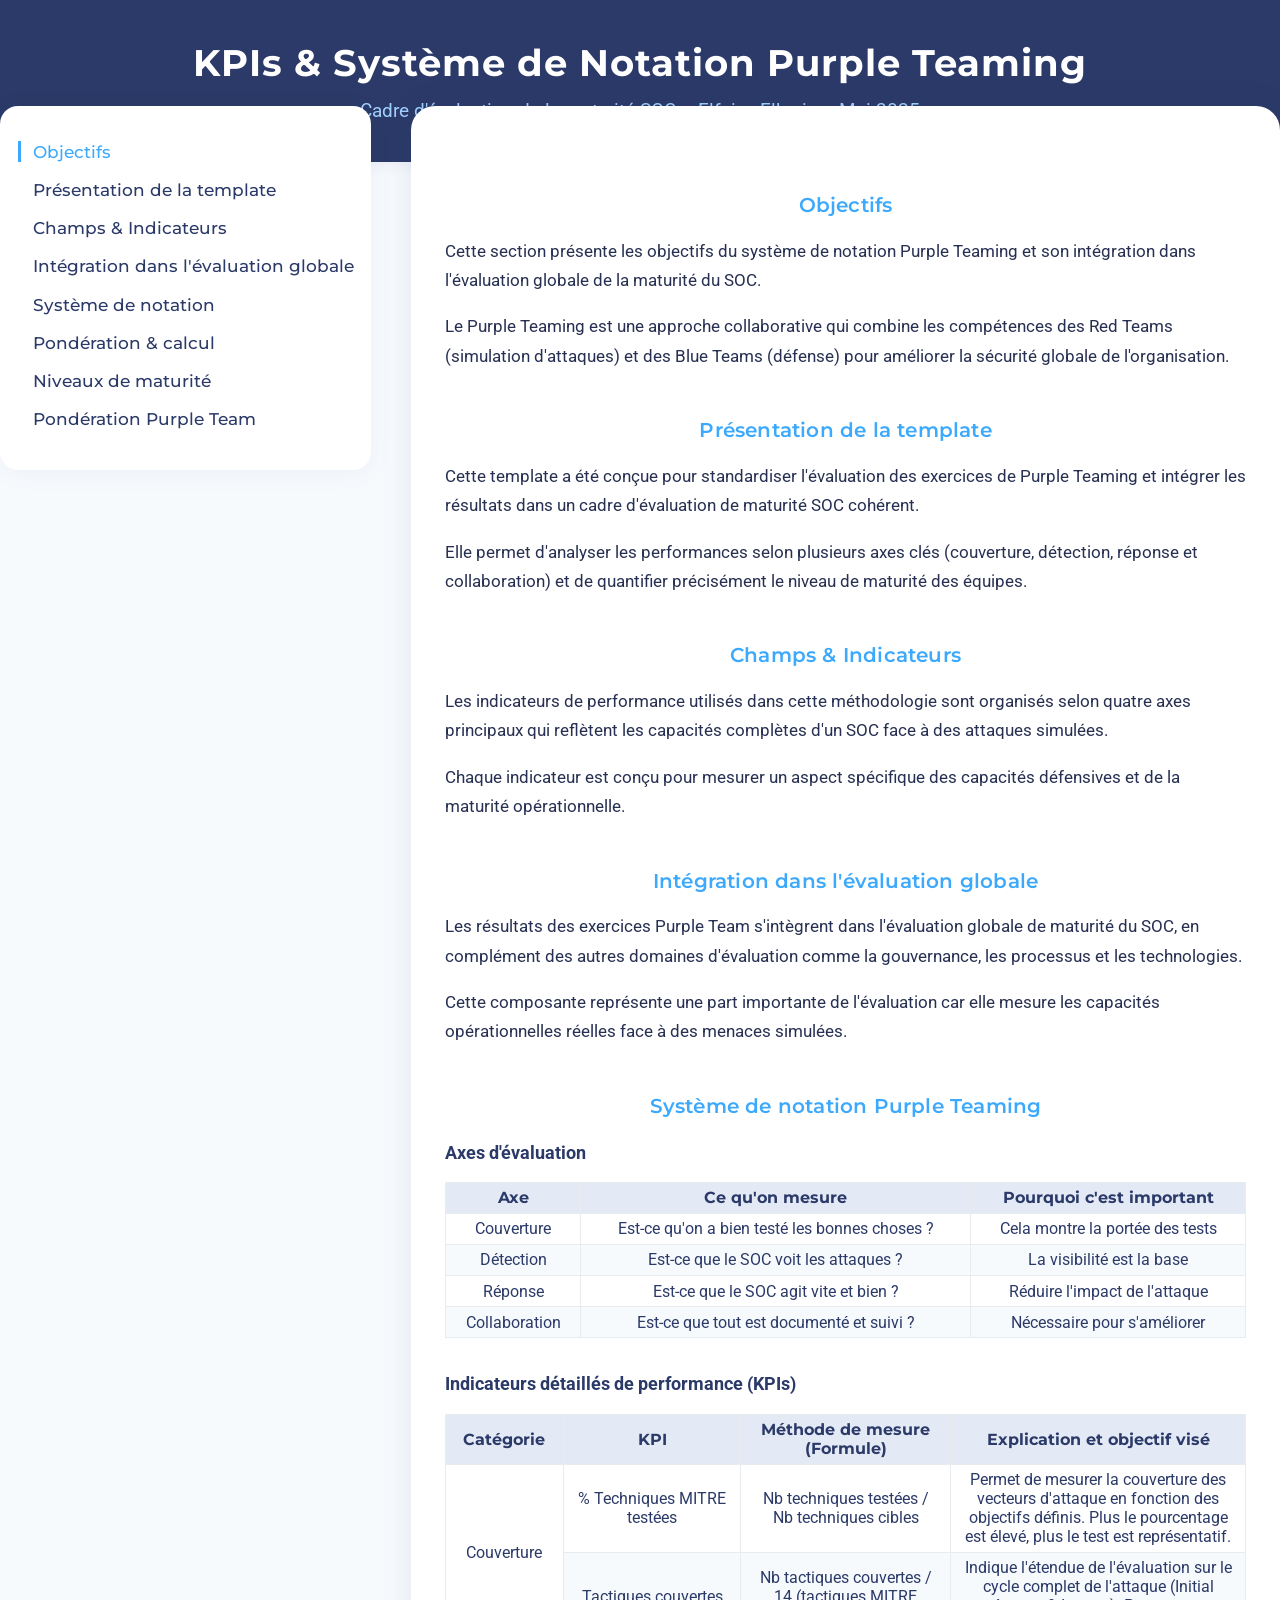
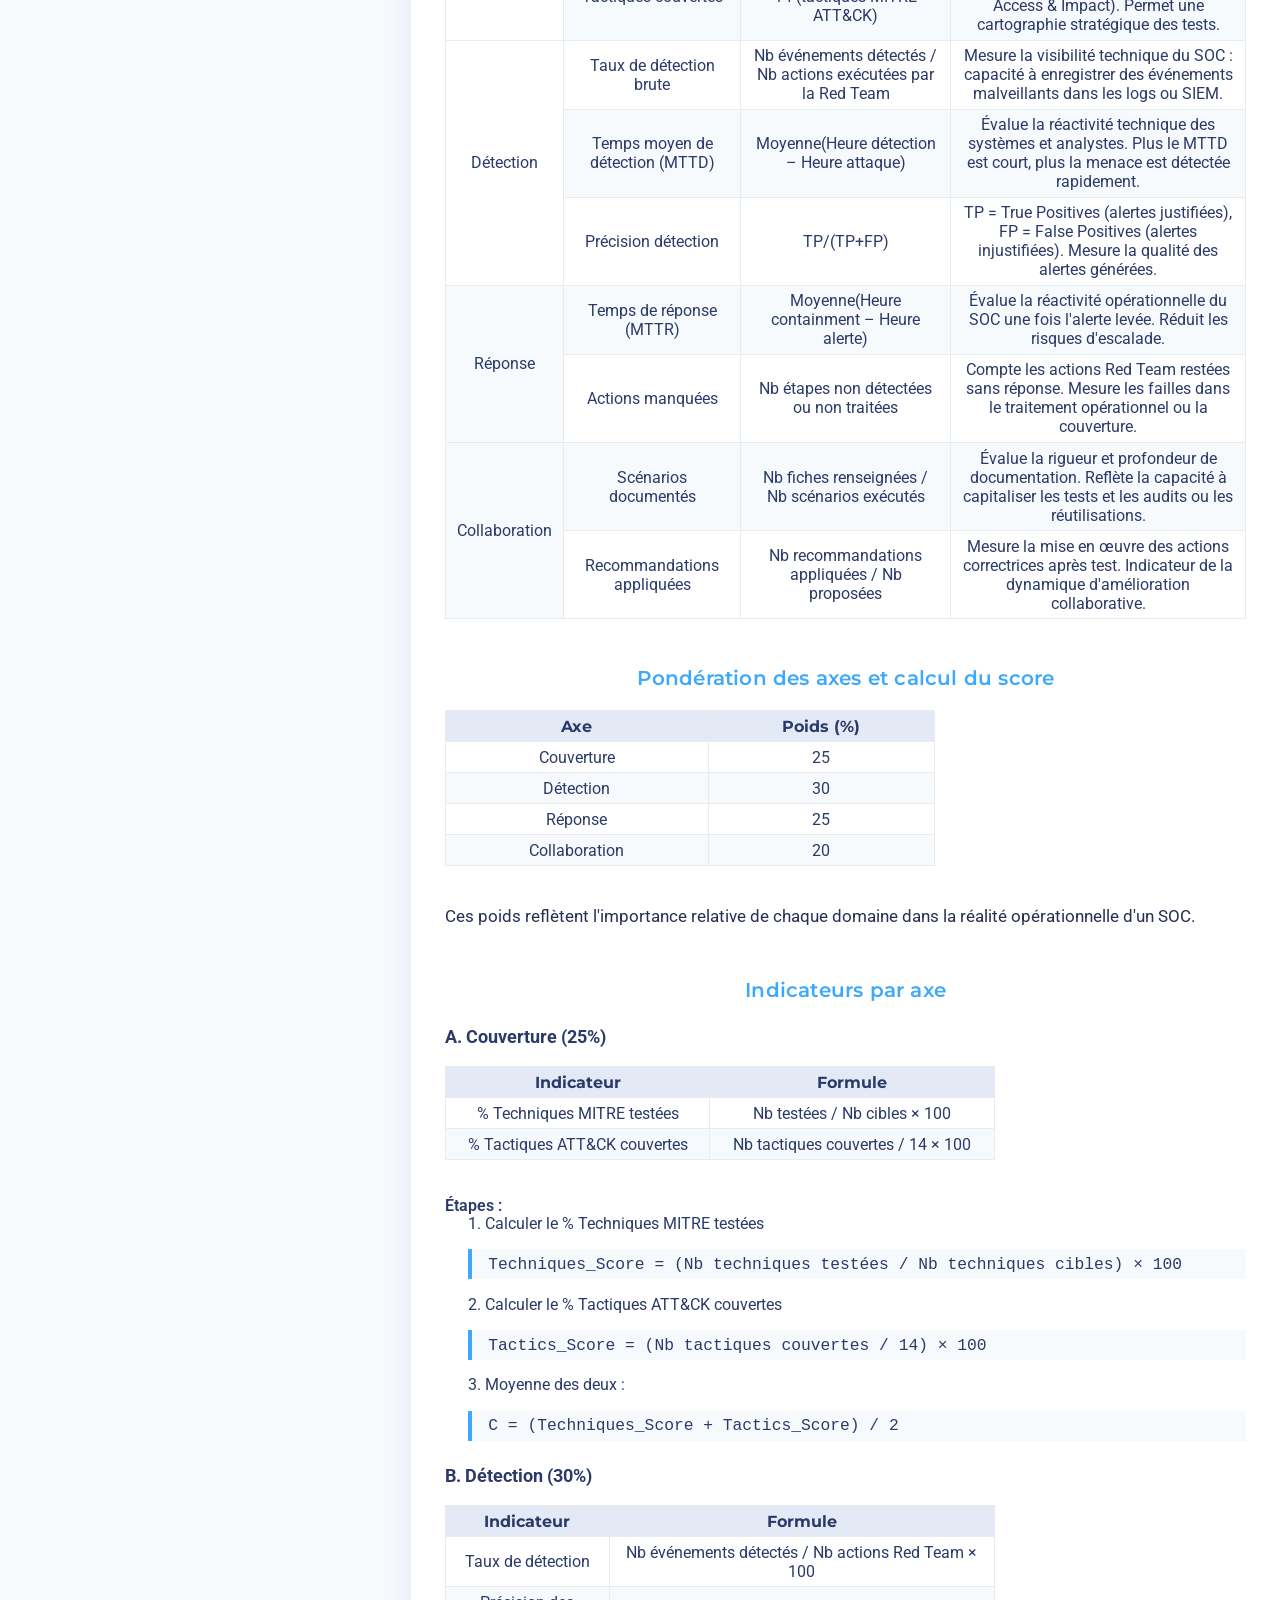
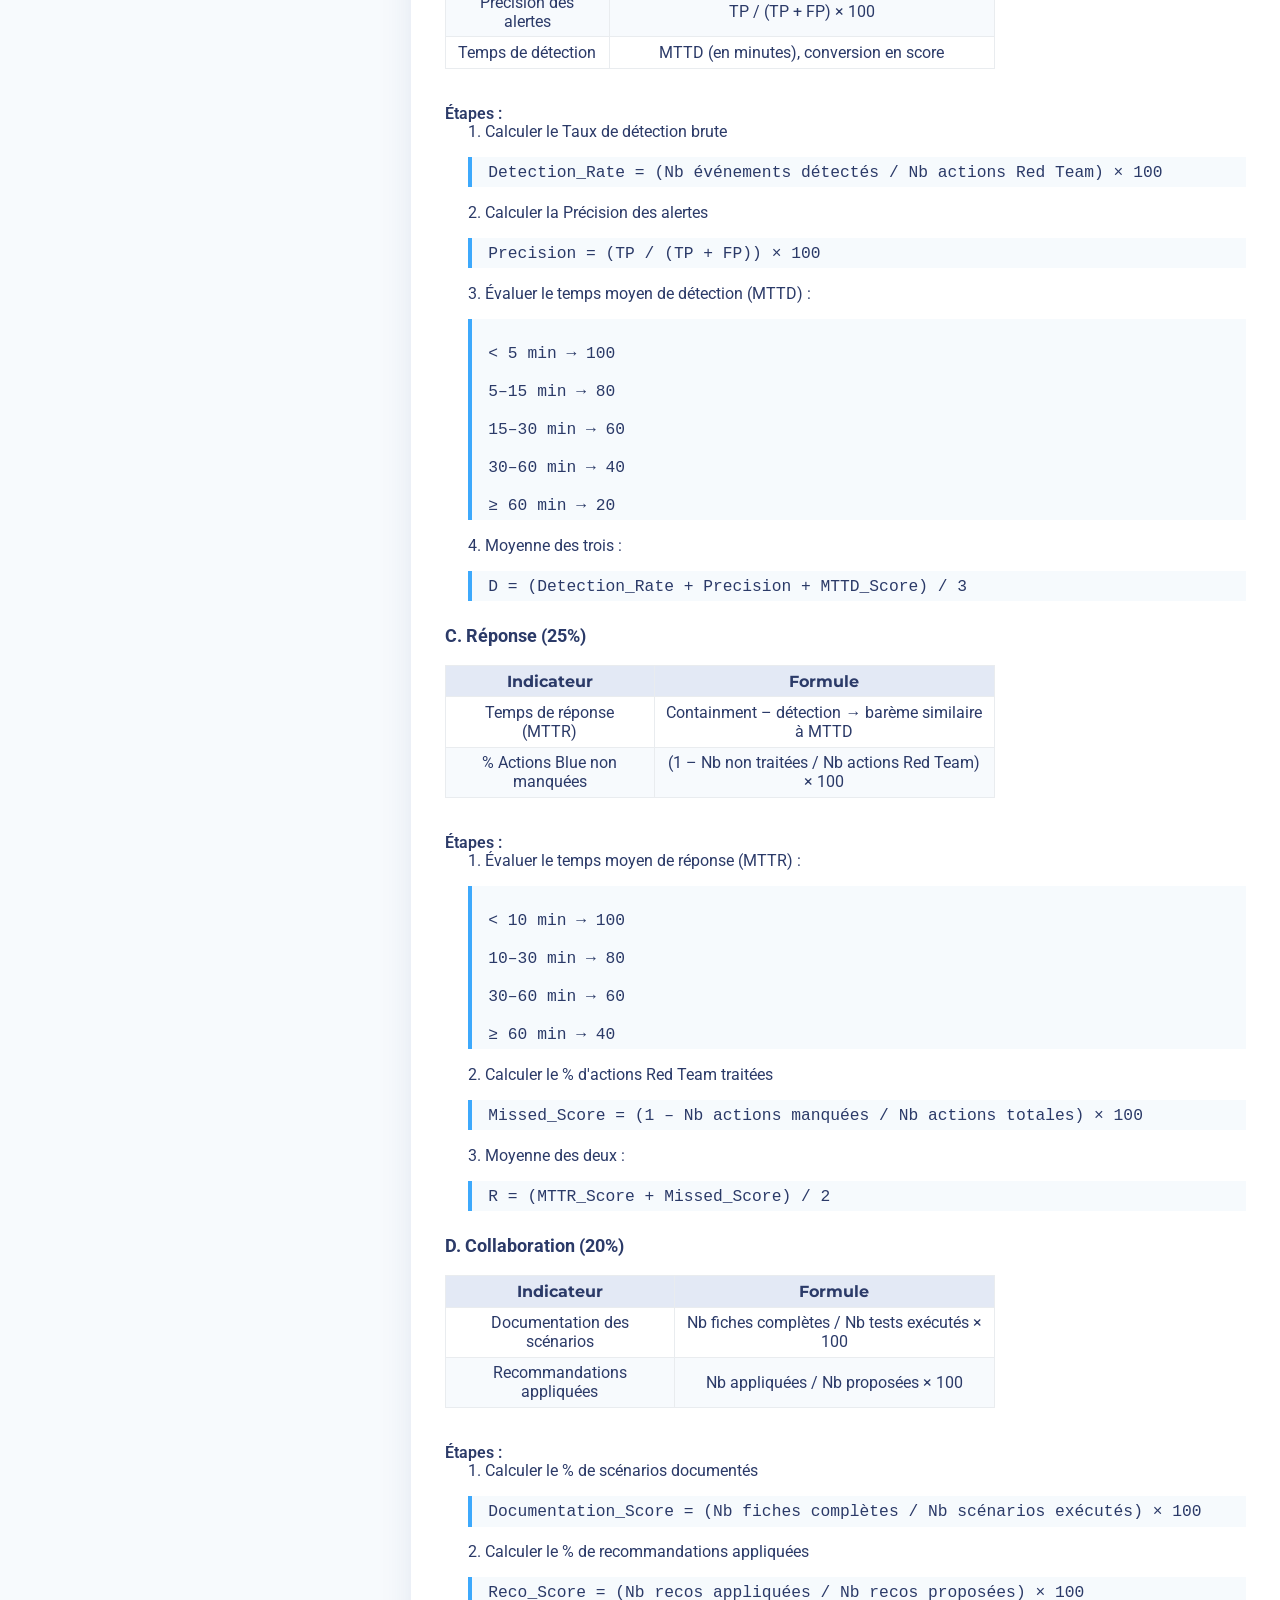
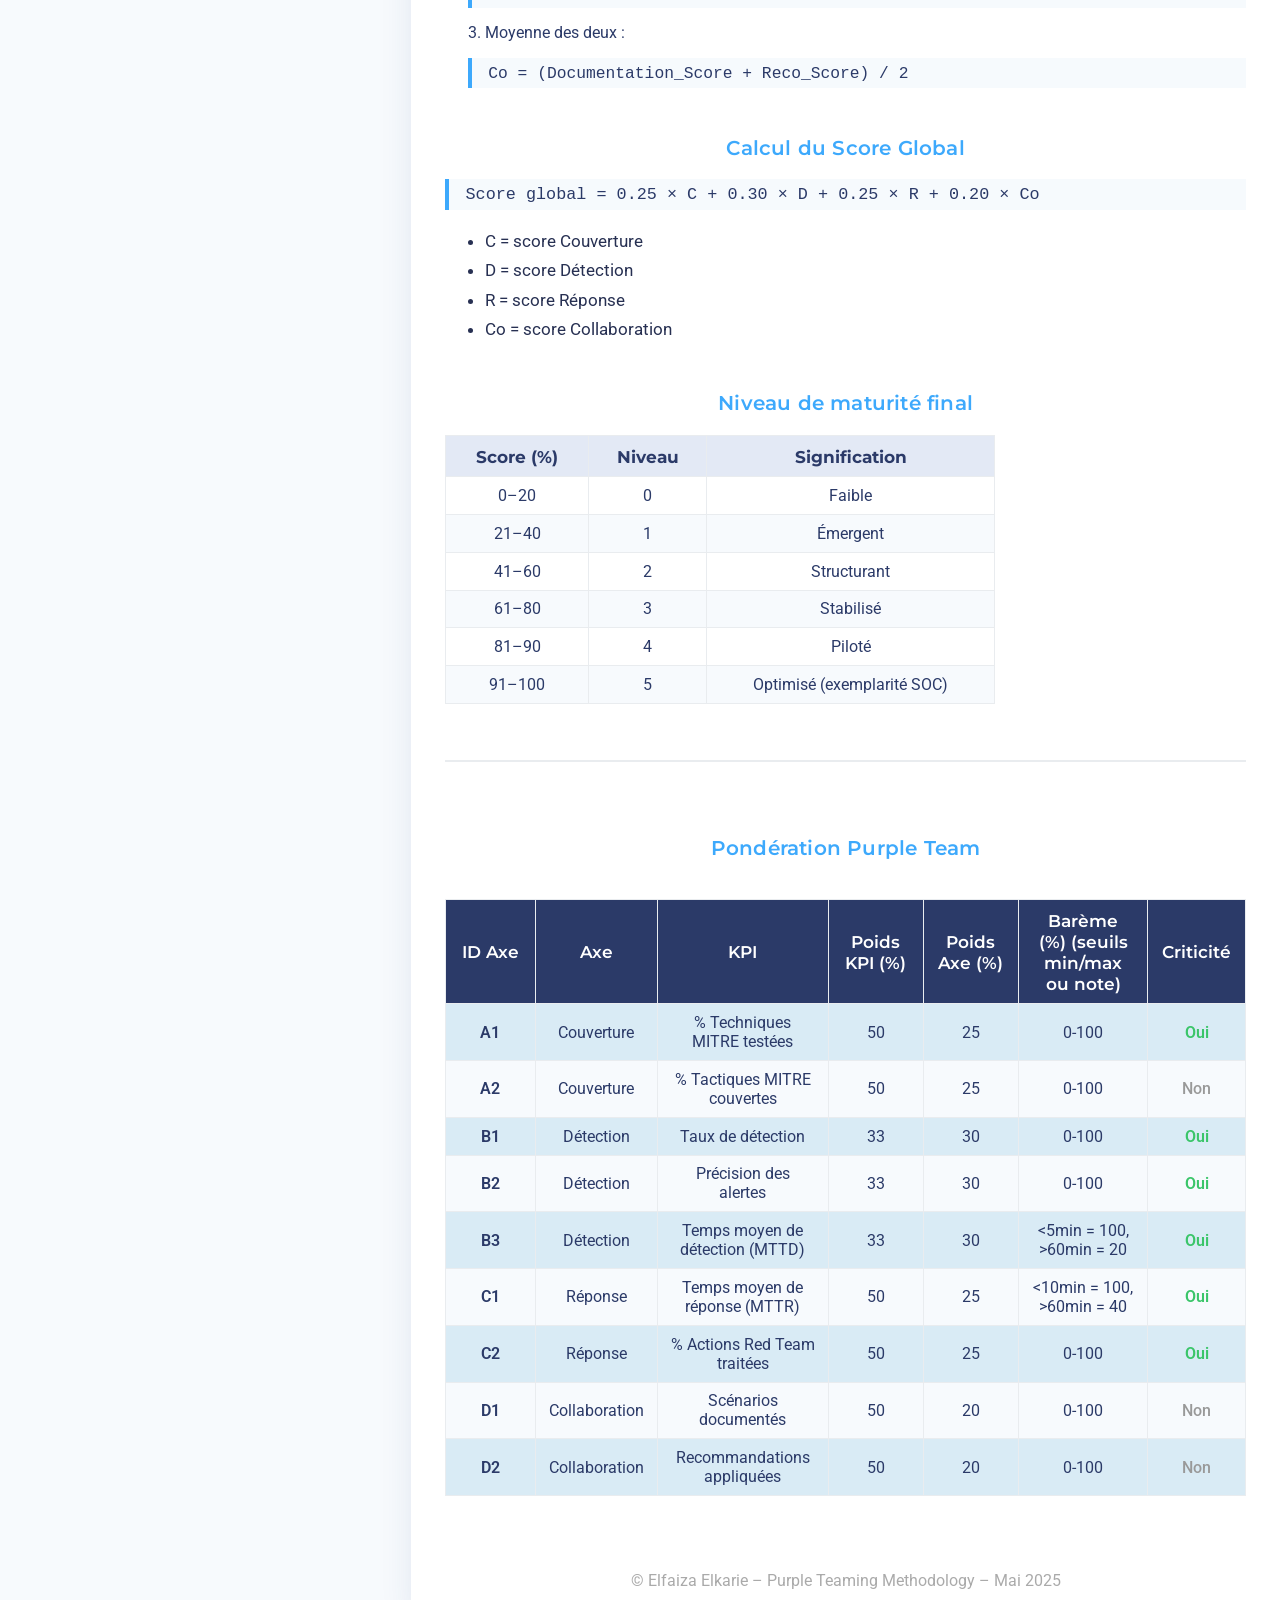
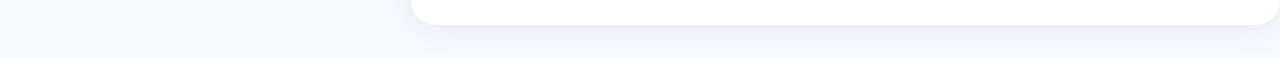
<file: index2.html>
<!DOCTYPE html>
<!-- filepath: c:\Users\elkar\OneDrive\Desktop\PFE1\Tache10-Dev system de notation purple team\index.html -->
<html lang="fr">
<head>
  <meta charset="UTF-8">
  <title>KPIs & Système de Notation Purple Teaming</title>
  <meta name="viewport" content="width=device-width,initial-scale=1.0">
  <link href="https://fonts.googleapis.com/css2?family=Montserrat:wght@700;400&family=Roboto:wght@400;500&display=swap" rel="stylesheet">
  <style>
    :root {
      --main: #2b3a68;
      --accent: #3da9fc;
      --bg: #f7fafd;
      --grey: #e9ecef;
      --green: #3ac569;
      --red: #d7263d;
      --kpi-yes: #e6ffe6;
      --kpi-no: #f8fafd;
      --kpi-head: #e3e9f5;
      --light-blue: #d9ebf5;
    }
    html { 
      box-sizing: border-box;
      scroll-behavior: smooth; /* Pour un défilement fluide */
    }
    *,*:before,*:after { box-sizing: inherit; }
    body {
      margin: 0; padding: 0;
      background: var(--bg);
      font-family: 'Roboto', Arial, sans-serif;
      color: var(--main);
    }
    header {
      background: var(--main);
      color: #fff;
      padding: 2.5rem 1rem 1.7rem 1rem;
      text-align: center;
      border-radius: 0 0 32px 32px;
      box-shadow: 0 2px 16px rgba(44,60,125,0.07);
    }
    header h1 {
      font-family: 'Montserrat', Arial, sans-serif;
      font-size: 2.3rem;
      font-weight: 700;
      margin: 0 0 0.4em 0;
      letter-spacing: 1px;
    }
    header h2 {
      font-size: 1.16rem;
      font-weight: 400;
      margin: 0 0 0.7em 0;
      color: #a1d0fd;
    }
    .main-content {
      display: flex;
      max-width: 1300px;
      margin: -3.5rem auto 2rem auto;
      gap: 2.5rem;
      min-height: 900px;
    }
    nav {
      min-width: 220px;
      background: #fff;
      border-radius: 18px;
      box-shadow: 0 2px 24px rgba(44,60,125,0.06);
      padding: 2.2rem 1.1rem 1.5rem 1.1rem;
      position: sticky;
      top: 1.7rem;
      height: fit-content;
      align-self: flex-start;
    }
    nav ul {
      list-style: none;
      padding: 0;
      margin: 0;
    }
    nav ul li {
      margin-bottom: 1.07em;
    }
    nav a {
      color: var(--main);
      text-decoration: none;
      font-weight: 500;
      font-family: 'Montserrat', Arial, sans-serif;
      font-size: 1.07em;
      transition: color 0.2s, border-left 0.2s;
      border-left: 3px solid transparent;
      padding-left: 0.7em;
      display: block;
    }
    nav a:hover, nav a.active {
      color: var(--accent);
      border-left: 3px solid var(--accent);
    }
    .container {
      flex: 1;
      background: #fff;
      border-radius: 24px;
      box-shadow: 0 2px 32px rgba(44,60,125,0.10);
      padding: 2.5rem 2.1rem 2.2rem 2.1rem;
      position: relative;
      min-width: 0;
    }
    @media (max-width: 1100px) {
      .main-content { flex-direction: column; }
      nav { position: static; min-width: 0; width: 100%; margin-bottom: 1.5em; }
      .container { padding: 1.2rem 0.8rem; }
    }
    section {
      margin-bottom: 2.7rem;
      scroll-margin-top: 2rem; /* Pour le défilement avec ancrage */
    }
    section h3 {
      font-family: 'Montserrat', Arial, sans-serif;
      color: var(--main);
      font-size: 1.3rem;
      margin-top: 0;
      margin-bottom: 0.7em;
      font-weight: 600;
      letter-spacing: 0.2px;
    }
    /* Modification pour centrer les titres numérotés et les afficher en bleu ciel */
    section h3.numbered-title {
      color: var(--accent);
      text-align: center;
      font-size: 1.23em;
      margin-bottom: 1em;
      margin-top: 2.4em;
      letter-spacing: 0.2px;
    }
    section p, section ul {
      line-height: 1.73;
      font-size: 1.06rem;
      color: #273052;
      margin-top: 0;
    }
    section ul {
      margin-bottom: 1.3em;
    }
    .kpi-table-container {
      overflow-x: auto;
    }
    table.kpi-table {
      width: 100%;
      border-collapse: collapse;
      margin-top: 1.2rem;
      margin-bottom: 2.2rem;
      background: #fff;
      font-size: 1.01rem;
    }
    .kpi-table th, .kpi-table td {
      padding: 0.55em 0.8em;
      border: 1px solid var(--grey);
      text-align: center;
    }
    .kpi-table th {
      background: var(--kpi-head);
      font-family: 'Montserrat', Arial, sans-serif;
      font-weight: 700;
      color: var(--main);
      font-size: 1.08em;
      position: sticky;
      top: 0;
      z-index: 2;
    }
    .kpi-table tr:nth-child(even) { background: #f7fafd; }
    .kpi-table td.kpi-crit-oui { background: var(--kpi-yes); color: var(--green); font-weight: 600;}
    .kpi-table td.kpi-crit-non { background: var(--kpi-no); color: #aaa; font-weight: 500;}
    .kpi-table td, .kpi-table th { min-width: 90px; }
    .kpi-table td.barreme { font-size: 0.98em; }
    .kpi-table td.kpi-id { font-family: 'Montserrat', Arial, sans-serif; font-weight: 500; }
    .kpi-table td.kpi-axe { font-weight: 500; color: var(--main);}
    .tbl-caption {
      margin-bottom: 0.7em;
      font-size: 1.18em;
      font-weight: 600;
      color: var(--accent);
      letter-spacing: 0.2px;
      text-align: left;
      font-family: 'Montserrat', Arial, sans-serif;
    }
    .score-boxes {
      display: flex;
      flex-wrap: wrap;
      gap: 1.1em;
      margin-bottom: 2.3em;
    }
    .score-box {
      flex: 1 1 180px;
      background: var(--accent);
      color: #fff;
      border-radius: 10px;
      padding: 1.2em 1em 1.2em 1.2em;
      box-shadow: 0 2px 12px rgba(61,169,252,0.08);
      font-family: 'Montserrat', Arial, sans-serif;
      font-size: 1.1em;
      font-weight: 600;
      margin-bottom: 0.2em;
      text-align: center;
      min-width: 170px;
    }
    .score-box label {
      display: block;
      font-size: 0.97em;
      font-weight: 400;
      color: #eaf6ff;
      margin-bottom: 0.22em;
      letter-spacing: 0.3px;
    }
    .score-box span { font-size: 1.5em; font-weight: 700;}
    .bar-section {
      margin: 2em 0 1.7em 0;
    }
    .bargraph {
      background: var(--grey);
      border-radius: 6px;
      height: 20px;
      margin-top: 0.5em;
      margin-bottom: 0.8em;
      overflow: hidden;
      position: relative;
      width: 100%;
      max-width: 370px;
      box-shadow: 0 1px 6px rgba(61,169,252,0.08);
    }
    .bargraph-fill {
      background: linear-gradient(90deg, var(--main) 60%, var(--accent) 100%);
      height: 100%;
      border-radius: 6px 0 0 6px;
      transition: width 1s;
    }
    .bargraph-label {
      position: absolute;
      left: 48%; top: -30px;
      color: #273052;
      font-size: 1.07em;
      font-weight: 500;
      letter-spacing: 0.1px;
      white-space: nowrap;
    }
    @media (max-width: 600px) {
      header h1 { font-size: 1.3rem; }
      .score-box { min-width: 120px; padding: 0.7em 0.4em; font-size: 0.9em; }
      .main-content { gap: 0.5em; }
      .container { padding: 0.7rem 0.2rem; }
    }
    blockquote {
      border-left: 4px solid var(--accent);
      margin: 1.3em 0;
      padding: 0.7em 1.1em;
      background: #f1f7fe;
      font-style: italic;
      color: #244b68;
    }
    .table-sm th, .table-sm td { padding: 0.35em 0.7em; font-size: 0.98em; }
    .h4 { font-size: 1.15em; color: var(--main); font-weight: 700; margin: 1.3em 0 0.7em; }
    .ponderation-section h3 {
      color: var(--accent);
      font-size: 1.23em;
      margin-bottom: 1em;
      margin-top: 2.4em;
      text-align: center;
      letter-spacing: 0.2px;
    }
    .ponderation-section {
      margin-top: 3.5em;
      margin-bottom: 2.5em;
      border-top: 2px solid var(--grey);
      padding-top: 1.7em;
    }
    .formula {
      display: block;
      background: #f6fafd;
      border-left: 4px solid var(--accent);
      padding: 0.35em 1em;
      margin: 1em 0 1em 0;
      font-family: 'Consolas', 'Menlo', monospace;
      font-size: 1.05em;
      color: #2b3a68;
      white-space: pre-line;
    }
    .step-title {
      color: #2b3a68;
      font-weight: 600;
      margin-top: 1.15em;
    }
    .substeps {
      margin-left: 1.5em;
      font-size: 0.97em;
    }
    .detailed-table th {
      background-color: var(--main);
      color: white;
      text-align: center;
      font-weight: 600;
    }
    .detailed-table tr:nth-child(odd) td {
      background-color: var(--light-blue);
    }
    .detailed-table tr:nth-child(even) td {
      background-color: #f7fafd;
    }
    .detailed-table tr td:first-child {
      font-weight: 600;
    }
    .critere-oui {
      color: var(--green);
      font-weight: 600;
    }
    .critere-non {
      color: #999;
      font-weight: 500;
    }
  </style>
</head>
<body>
  <header>
    <h1>KPIs &amp; Système de Notation Purple Teaming</h1>
    <h2>Cadre d'évaluation de la maturité SOC – Elfaiza Elkarie – Mai 2025</h2>
  </header>
  <div class="main-content">
    <nav>
      <ul>
        <li><a href="#objectif" class="nav-link">Objectifs</a></li>
        <li><a href="#template" class="nav-link">Présentation de la template</a></li>
        <li><a href="#indicateurs" class="nav-link">Champs &amp; Indicateurs</a></li>
        <li><a href="#integration" class="nav-link">Intégration dans l'évaluation globale</a></li>
        <li><a href="#notation" class="nav-link">Système de notation</a></li>
        <li><a href="#ponderation" class="nav-link">Pondération &amp; calcul</a></li>
        <li><a href="#maturite" class="nav-link">Niveaux de maturité</a></li>
        <li><a href="#ponderationpurple" class="nav-link">Pondération Purple Team</a></li>
      </ul>
    </nav>
    <div class="container">
      
      <!-- Section Objectifs -->
      <section id="objectif">
        <h3 class="numbered-title">Objectifs</h3>
        <p>Cette section présente les objectifs du système de notation Purple Teaming et son intégration dans l'évaluation globale de la maturité du SOC.</p>
        <p>Le Purple Teaming est une approche collaborative qui combine les compétences des Red Teams (simulation d'attaques) et des Blue Teams (défense) pour améliorer la sécurité globale de l'organisation.</p>
      </section>

      <!-- Section Présentation de la template -->
      <section id="template">
        <h3 class="numbered-title">Présentation de la template</h3>
        <p>Cette template a été conçue pour standardiser l'évaluation des exercices de Purple Teaming et intégrer les résultats dans un cadre d'évaluation de maturité SOC cohérent.</p>
        <p>Elle permet d'analyser les performances selon plusieurs axes clés (couverture, détection, réponse et collaboration) et de quantifier précisément le niveau de maturité des équipes.</p>
      </section>

      <!-- Section Champs & Indicateurs -->
      <section id="indicateurs">
        <h3 class="numbered-title">Champs &amp; Indicateurs</h3>
        <p>Les indicateurs de performance utilisés dans cette méthodologie sont organisés selon quatre axes principaux qui reflètent les capacités complètes d'un SOC face à des attaques simulées.</p>
        <p>Chaque indicateur est conçu pour mesurer un aspect spécifique des capacités défensives et de la maturité opérationnelle.</p>
      </section>

      <!-- Section Intégration dans l'évaluation globale -->
      <section id="integration">
        <h3 class="numbered-title">Intégration dans l'évaluation globale</h3>
        <p>Les résultats des exercices Purple Team s'intègrent dans l'évaluation globale de maturité du SOC, en complément des autres domaines d'évaluation comme la gouvernance, les processus et les technologies.</p>
        <p>Cette composante représente une part importante de l'évaluation car elle mesure les capacités opérationnelles réelles face à des menaces simulées.</p>
      </section>
      
      <!-- Section Système de notation Purple Teaming -->
      <section id="notation">
        <h3 class="numbered-title">Système de notation Purple Teaming</h3>
        <div class="h4">Axes d'évaluation</div>
        <table class="kpi-table table-sm">
          <thead>
            <tr><th>Axe</th><th>Ce qu'on mesure</th><th>Pourquoi c'est important</th></tr>
          </thead>
          <tbody>
            <tr><td>Couverture</td><td>Est-ce qu'on a bien testé les bonnes choses ?</td><td>Cela montre la portée des tests</td></tr>
            <tr><td>Détection</td><td>Est-ce que le SOC voit les attaques ?</td><td>La visibilité est la base</td></tr>
            <tr><td>Réponse</td><td>Est-ce que le SOC agit vite et bien ?</td><td>Réduire l'impact de l'attaque</td></tr>
            <tr><td>Collaboration</td><td>Est-ce que tout est documenté et suivi ?</td><td>Nécessaire pour s'améliorer</td></tr>
          </tbody>
        </table>

        <!-- Section KPIs détaillés avec formules et explications -->
        <div class="h4">Indicateurs détaillés de performance (KPIs)</div>
        <table class="kpi-table table-sm">
          <thead>
            <tr>
              <th>Catégorie</th>
              <th>KPI</th>
              <th>Méthode de mesure (Formule)</th>
              <th>Explication et objectif visé</th>
            </tr>
          </thead>
          <tbody>
            <tr>
              <td rowspan="2">Couverture</td>
              <td>% Techniques MITRE testées</td>
              <td>Nb techniques testées / Nb techniques cibles</td>
              <td>Permet de mesurer la couverture des vecteurs d'attaque en fonction des objectifs définis. Plus le pourcentage est élevé, plus le test est représentatif.</td>
            </tr>
            <tr>
              <td>Tactiques couvertes</td>
              <td>Nb tactiques couvertes / 14 (tactiques MITRE ATT&CK)</td>
              <td>Indique l'étendue de l'évaluation sur le cycle complet de l'attaque (Initial Access & Impact). Permet une cartographie stratégique des tests.</td>
            </tr>
            <tr>
              <td rowspan="3">Détection</td>
              <td>Taux de détection brute</td>
              <td>Nb événements détectés / Nb actions exécutées par la Red Team</td>
              <td>Mesure la visibilité technique du SOC : capacité à enregistrer des événements malveillants dans les logs ou SIEM.</td>
            </tr>
            <tr>
              <td>Temps moyen de détection (MTTD)</td>
              <td>Moyenne(Heure détection – Heure attaque)</td>
              <td>Évalue la réactivité technique des systèmes et analystes. Plus le MTTD est court, plus la menace est détectée rapidement.</td>
            </tr>
            <tr>
              <td>Précision détection</td>
              <td>TP/(TP+FP)</td>
              <td>TP = True Positives (alertes justifiées), FP = False Positives (alertes injustifiées). Mesure la qualité des alertes générées.</td>
            </tr>
            <tr>
              <td rowspan="2">Réponse</td>
              <td>Temps de réponse (MTTR)</td>
              <td>Moyenne(Heure containment – Heure alerte)</td>
              <td>Évalue la réactivité opérationnelle du SOC une fois l'alerte levée. Réduit les risques d'escalade.</td>
            </tr>
            <tr>
              <td>Actions manquées</td>
              <td>Nb étapes non détectées ou non traitées</td>
              <td>Compte les actions Red Team restées sans réponse. Mesure les failles dans le traitement opérationnel ou la couverture.</td>
            </tr>
            <tr>
              <td rowspan="2">Collaboration</td>
              <td>Scénarios documentés</td>
              <td>Nb fiches renseignées / Nb scénarios exécutés</td>
              <td>Évalue la rigueur et profondeur de documentation. Reflète la capacité à capitaliser les tests et les audits ou les réutilisations.</td>
            </tr>
            <tr>
              <td>Recommandations appliquées</td>
              <td>Nb recommandations appliquées / Nb proposées</td>
              <td>Mesure la mise en œuvre des actions correctrices après test. Indicateur de la dynamique d'amélioration collaborative.</td>
            </tr>
          </tbody>
        </table>
      </section>

      <!-- Pondération des axes et formules détaillées -->
      <section id="ponderation">
        <h3 class="numbered-title">Pondération des axes et calcul du score</h3>
        <table class="kpi-table table-sm" style="max-width:490px;">
          <thead>
            <tr><th>Axe</th><th>Poids (%)</th></tr>
          </thead>
          <tbody>
            <tr><td>Couverture</td><td>25</td></tr>
            <tr><td>Détection</td><td>30</td></tr>
            <tr><td>Réponse</td><td>25</td></tr>
            <tr><td>Collaboration</td><td>20</td></tr>
          </tbody>
        </table>
        <p>Ces poids reflètent l'importance relative de chaque domaine dans la réalité opérationnelle d'un SOC.</p>
      </section>

      <!-- Indicateurs par axe : détail complet des calculs -->
      <section>
        <h3 class="numbered-title">Indicateurs par axe</h3>

        <!-- Couverture -->
        <div class="h4">A. Couverture (25%)</div>
        <table class="kpi-table table-sm" style="max-width:550px;">
          <thead>
            <tr>
              <th>Indicateur</th>
              <th>Formule</th>
            </tr>
          </thead>
          <tbody>
            <tr>
              <td>% Techniques MITRE testées</td>
              <td>Nb testées / Nb cibles × 100</td>
            </tr>
            <tr>
              <td>% Tactiques ATT&CK couvertes</td>
              <td>Nb tactiques couvertes / 14 × 100</td>
            </tr>
          </tbody>
        </table>
        <div class="step-title">Étapes :</div>
        <div class="substeps">
          1. Calculer le % Techniques MITRE testées<br>
          <span class="formula">Techniques_Score = (Nb techniques testées / Nb techniques cibles) × 100</span>
          2. Calculer le % Tactiques ATT&CK couvertes<br>
          <span class="formula">Tactics_Score = (Nb tactiques couvertes / 14) × 100</span>
          3. Moyenne des deux :<br>
          <span class="formula">C = (Techniques_Score + Tactics_Score) / 2</span>
        </div>

        <!-- Détection -->
        <div class="h4">B. Détection (30%)</div>
        <table class="kpi-table table-sm" style="max-width:550px;">
          <thead>
            <tr>
              <th>Indicateur</th>
              <th>Formule</th>
            </tr>
          </thead>
          <tbody>
            <tr>
              <td>Taux de détection</td>
              <td>Nb événements détectés / Nb actions Red Team × 100</td>
            </tr>
            <tr>
              <td>Précision des alertes</td>
              <td>TP / (TP + FP) × 100</td>
            </tr>
            <tr>
              <td>Temps de détection</td>
              <td>MTTD (en minutes), conversion en score</td>
            </tr>
          </tbody>
        </table>
        <div class="step-title">Étapes :</div>
        <div class="substeps">
          1. Calculer le Taux de détection brute<br>
          <span class="formula">Detection_Rate = (Nb événements détectés / Nb actions Red Team) × 100</span>
          2. Calculer la Précision des alertes<br>
          <span class="formula">Precision = (TP / (TP + FP)) × 100</span>
          3. Évaluer le temps moyen de détection (MTTD) :<br>
          <span class="formula">
            &lt; 5 min → 100<br>
            5–15 min → 80<br>
            15–30 min → 60<br>
            30–60 min → 40<br>
            ≥ 60 min → 20
          </span>
          4. Moyenne des trois :<br>
          <span class="formula">D = (Detection_Rate + Precision + MTTD_Score) / 3</span>
        </div>

        <!-- Réponse -->
        <div class="h4">C. Réponse (25%)</div>
        <table class="kpi-table table-sm" style="max-width:550px;">
          <thead>
            <tr>
              <th>Indicateur</th>
              <th>Formule</th>
            </tr>
          </thead>
          <tbody>
            <tr>
              <td>Temps de réponse (MTTR)</td>
              <td>Containment – détection → barème similaire à MTTD</td>
            </tr>
            <tr>
              <td>% Actions Blue non manquées</td>
              <td>(1 – Nb non traitées / Nb actions Red Team) × 100</td>
            </tr>
          </tbody>
        </table>
        <div class="step-title">Étapes :</div>
        <div class="substeps">
          1. Évaluer le temps moyen de réponse (MTTR) :<br>
          <span class="formula">
            &lt; 10 min → 100<br>
            10–30 min → 80<br>
            30–60 min → 60<br>
            ≥ 60 min → 40
          </span>
          2. Calculer le % d'actions Red Team traitées<br>
          <span class="formula">Missed_Score = (1 – Nb actions manquées / Nb actions totales) × 100</span>
          3. Moyenne des deux :<br>
          <span class="formula">R = (MTTR_Score + Missed_Score) / 2</span>
        </div>

        <!-- Collaboration -->
        <div class="h4">D. Collaboration (20%)</div>
        <table class="kpi-table table-sm" style="max-width:550px;">
          <thead>
            <tr>
              <th>Indicateur</th>
              <th>Formule</th>
            </tr>
          </thead>
          <tbody>
            <tr>
              <td>Documentation des scénarios</td>
              <td>Nb fiches complètes / Nb tests exécutés × 100</td>
            </tr>
            <tr>
              <td>Recommandations appliquées</td>
              <td>Nb appliquées / Nb proposées × 100</td>
            </tr>
          </tbody>
        </table>
        <div class="step-title">Étapes :</div>
        <div class="substeps">
          1. Calculer le % de scénarios documentés<br>
          <span class="formula">Documentation_Score = (Nb fiches complètes / Nb scénarios exécutés) × 100</span>
          2. Calculer le % de recommandations appliquées<br>
          <span class="formula">Reco_Score = (Nb recos appliquées / Nb recos proposées) × 100</span>
          3. Moyenne des deux :<br>
          <span class="formula">Co = (Documentation_Score + Reco_Score) / 2</span>
        </div>
      </section>

      <!-- Calcul du score global -->
      <section>
        <h3 class="numbered-title">Calcul du Score Global</h3>
        <span class="formula">Score global = 0.25 × C + 0.30 × D + 0.25 × R + 0.20 × Co</span>
        <ul>
          <li>C = score Couverture</li>
          <li>D = score Détection</li>
          <li>R = score Réponse</li>
          <li>Co = score Collaboration</li>
        </ul>
      </section>

      <!-- Niveaux de maturité -->
      <section id="maturite">
        <h3 class="numbered-title">Niveau de maturité final</h3>
        <table class="kpi-table" style="max-width:550px;margin:0;">
          <thead>
            <tr>
              <th>Score (%)</th>
              <th>Niveau</th>
              <th>Signification</th>
            </tr>
          </thead>
          <tbody>
            <tr><td>0–20</td><td>0</td><td>Faible</td></tr>
            <tr><td>21–40</td><td>1</td><td>Émergent</td></tr>
            <tr><td>41–60</td><td>2</td><td>Structurant</td></tr>
            <tr><td>61–80</td><td>3</td><td>Stabilisé</td></tr>
            <tr><td>81–90</td><td>4</td><td>Piloté</td></tr>
            <tr><td>91–100</td><td>5</td><td>Optimisé (exemplarité SOC)</td></tr>
          </tbody>
        </table>
      </section>

      <!-- Tableau détaillé basé sur l'image -->
      <section class="ponderation-section" id="ponderationpurple">
        <h3 class="numbered-title">Pondération Purple Team</h3>
        <div class="kpi-table-container">
          <table class="kpi-table detailed-table">
            <thead>
              <tr>
                <th>ID Axe</th>
                <th>Axe</th>
                <th>KPI</th>
                <th>Poids KPI (%)</th>
                <th>Poids Axe (%)</th>
                <th>Barème (%) (seuils min/max ou note)</th>
                <th>Criticité</th>
              </tr>
            </thead>
            <tbody>
              <tr>
                <td>A1</td>
                <td>Couverture</td>
                <td>% Techniques MITRE testées</td>
                <td>50</td>
                <td>25</td>
                <td>0-100</td>
                <td class="critere-oui">Oui</td>
              </tr>
              <tr>
                <td>A2</td>
                <td>Couverture</td>
                <td>% Tactiques MITRE couvertes</td>
                <td>50</td>
                <td>25</td>
                <td>0-100</td>
                <td class="critere-non">Non</td>
              </tr>
              <tr>
                <td>B1</td>
                <td>Détection</td>
                <td>Taux de détection</td>
                <td>33</td>
                <td>30</td>
                <td>0-100</td>
                <td class="critere-oui">Oui</td>
              </tr>
              <tr>
                <td>B2</td>
                <td>Détection</td>
                <td>Précision des alertes</td>
                <td>33</td>
                <td>30</td>
                <td>0-100</td>
                <td class="critere-oui">Oui</td>
              </tr>
              <tr>
                <td>B3</td>
                <td>Détection</td>
                <td>Temps moyen de détection (MTTD)</td>
                <td>33</td>
                <td>30</td>
                <td>&lt;5min = 100, >60min = 20</td>
                <td class="critere-oui">Oui</td>
              </tr>
              <tr>
                <td>C1</td>
                <td>Réponse</td>
                <td>Temps moyen de réponse (MTTR)</td>
                <td>50</td>
                <td>25</td>
                <td>&lt;10min = 100, >60min = 40</td>
                <td class="critere-oui">Oui</td>
              </tr>
              <tr>
                <td>C2</td>
                <td>Réponse</td>
                <td>% Actions Red Team traitées</td>
                <td>50</td>
                <td>25</td>
                <td>0-100</td>
                <td class="critere-oui">Oui</td>
              </tr>
              <tr>
                <td>D1</td>
                <td>Collaboration</td>
                <td>Scénarios documentés</td>
                <td>50</td>
                <td>20</td>
                <td>0-100</td>
                <td class="critere-non">Non</td>
              </tr>
              <tr>
                <td>D2</td>
                <td>Collaboration</td>
                <td>Recommandations appliquées</td>
                <td>50</td>
                <td>20</td>
                <td>0-100</td>
                <td class="critere-non">Non</td>
              </tr>
            </tbody>
          </table>
        </div>
      </section>
      <footer style="margin-top:2.5em;text-align:center;color:#aaa;font-size:0.98em;">
        &copy; Elfaiza Elkarie – Purple Teaming Methodology – Mai 2025
      </footer>
    </div>
  </div>

  <!-- Script pour le menu interactif -->
  <script>
    document.addEventListener('DOMContentLoaded', function() {
      // Sélectionner tous les liens du menu
      const navLinks = document.querySelectorAll('.nav-link');
      
      // Ajouter un gestionnaire d'événements à chaque lien
      navLinks.forEach(link => {
        link.addEventListener('click', function(e) {
          // Supprimer la classe 'active' de tous les liens
          navLinks.forEach(l => l.classList.remove('active'));
          
          // Ajouter la classe 'active' au lien cliqué
          this.classList.add('active');
          
          // Mettre à jour l'URL avec le hash sans recharger la page
          history.pushState(null, null, this.getAttribute('href'));
        });
      });
      
      // Marquer le lien actif en fonction de l'URL au chargement
      const currentHash = window.location.hash;
      if (currentHash) {
        const activeLink = document.querySelector(`a[href="${currentHash}"]`);
        if (activeLink) {
          activeLink.classList.add('active');
        }
      }
      
      // Gérer le défilement et mettre à jour le lien actif
      function updateActiveLink() {
        const scrollPosition = window.scrollY;
        
        // Trouver la section actuellement visible
        document.querySelectorAll('section').forEach(section => {
          const sectionTop = section.offsetTop;
          const sectionHeight = section.offsetHeight;
          
          if (scrollPosition >= sectionTop - 100 && 
              scrollPosition < sectionTop + sectionHeight - 100) {
            const id = section.getAttribute('id');
            if (id) {
              // Mettre à jour les classes active
              navLinks.forEach(link => {
                link.classList.remove('active');
                if (link.getAttribute('href') === `#${id}`) {
                  link.classList.add('active');
                }
              });
            }
          }
        });
      }
      
      // Mettre à jour le lien actif lors du défilement
      window.addEventListener('scroll', updateActiveLink);
      
      // Exécuter une fois au chargement
      updateActiveLink();
    });
  </script>
</body>
</html>
</file>
